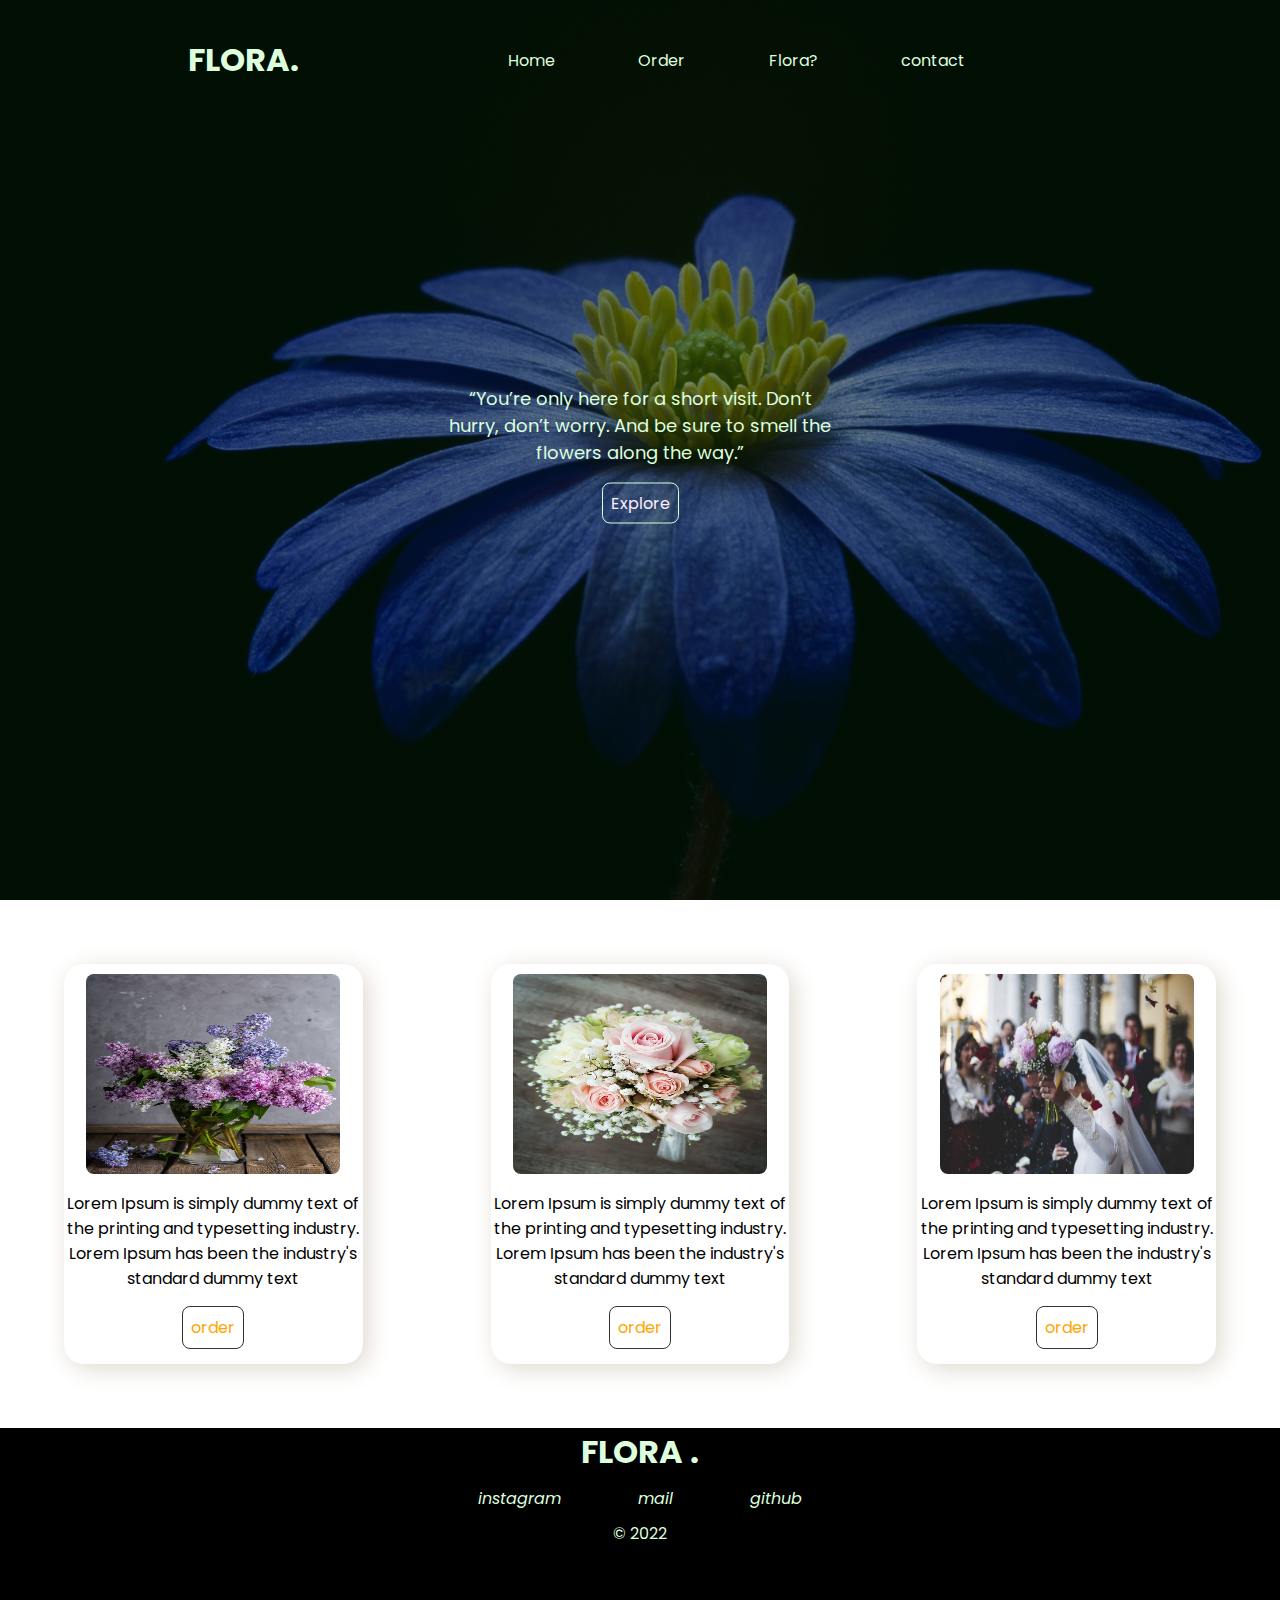
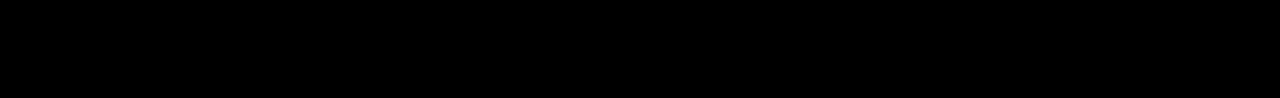
<file: index.html>
<!DOCTYPE html>
<html>
  <head>
    <meta http-equiv="content-type" content="text/html; charset=utf-8" />
    <meta name="viewport" content="width=device-width, initial-scale=1.0">
    <title>Flora.</title>
    <link rel="stylesheet" href="style.css" type="text/css" media="all" />
    <link rel="preconnect" href="https://fonts.googleapis.com">
    <link rel="preconnect" href="https://fonts.gstatic.com" crossorigin>
    <link href="https://fonts.googleapis.com/css2?family=Poppins:ital,wght@0,400;0,500;0,600;1,300;1,600&display=swap" rel="stylesheet">
    <link rel="stylesheet" href="https://cdnjs.cloudflare.com/ajax/libs/font-awesome/6.2.0/css/all.min.css" integrity="sha512-xh6O/CkQoPOWDdYTDqeRdPCVd1SpvCA9XXcUnZS2FmJNp1coAFzvtCN9BmamE+4aHK8yyUHUSCcJHgXloTyT2A==" crossorigin="anonymous" referrerpolicy="no-referrer" />
  </head>
  <body>
    <section class="header">
      <div class="nav-links">
        <h1>FLORA.</h1>
        <ul id="navBar">
          <li ><i class="fa-regular fa-circle-xmark fa-nav close" onclick="hideMenu()"></i></li >
          <li><a href="./index.html">Home</a></li>
          <li><a href="#order">Order</a></li>
          <li><a href="./index2.html">Flora?</a></li>
          <li><a href="#foot">contact</a></li>
        </ul>
          <i class="fa-sharp fa-solid fa-bars fa-nav" onclick="showMenu()"></i >
      </div>
      
      <div class="home-content">
        <p>“You’re only here for a short visit. Don’t <br /> hurry, don’t worry. And be sure to smell the <br />flowers along the way.”</p>
        <a href="./index2.html">Explore <i class="fa-duotone fa-angles-right fa"></i></a>
      </div>
    </section>
    <section class="order-content" id="order">
      <div class="cards">
        <img src="./bq1.jpg" alt="" />
        <p>
          Lorem Ipsum is simply dummy text of the printing and typesetting industry. Lorem Ipsum has been the industry's standard dummy text
        </p>
        <a href="#">order <i class="fa-regular fa-snowflake"></i></a></a>
      </div>
      <div class="cards">
        <img src="./bq2.jpg" alt="" />
        <p>
          Lorem Ipsum is simply dummy text of the printing and typesetting industry. Lorem Ipsum has been the industry's standard dummy text
        </p>
        <a href="#">order <i class="fa-regular fa-snowflake"></i></a></a>
      </div>
      <div class="cards">
        <img src="./bq3.jpg" alt="" />
        <p>
          Lorem Ipsum is simply dummy text of the printing and typesetting industry. Lorem Ipsum has been the industry's standard dummy text
        </p>
        <a href="#">order <i class="fa-regular fa-snowflake"></i></a></a>
      </div>
      
    </section>
    <section class="footer" id="foot">
      <h1>FLORA .</h1>
        <div class="social">
          <a href="https://www.instagram.com/ahamed_sha_jr/"><i class="fa-brands fa-instagram">instagram</i></a>
          <a href="mailto:ahamedsulthan2004@gmail.com "><i class="fa-solid fa-envelope">  mail </i> </a>
          <a href="https://github.com/ahamed-sha-11/ahamed-sha-11"><i class="fa-brands fa-github">
            github
          </i></a>
        </div>
        <p> &copy; 2022</p>
      </section>
    <!--     JAVASCRIPTU  -->
    <script type="text/javascript" charset="utf-8">
      var navBar = document.getElementById("navBar");
      function showMenu(){
        navBar.style.right="0";
      }
      function hideMenu(){
        navBar.style.right="-500px";
      }
    </script>
  </body>
</html>
</file>
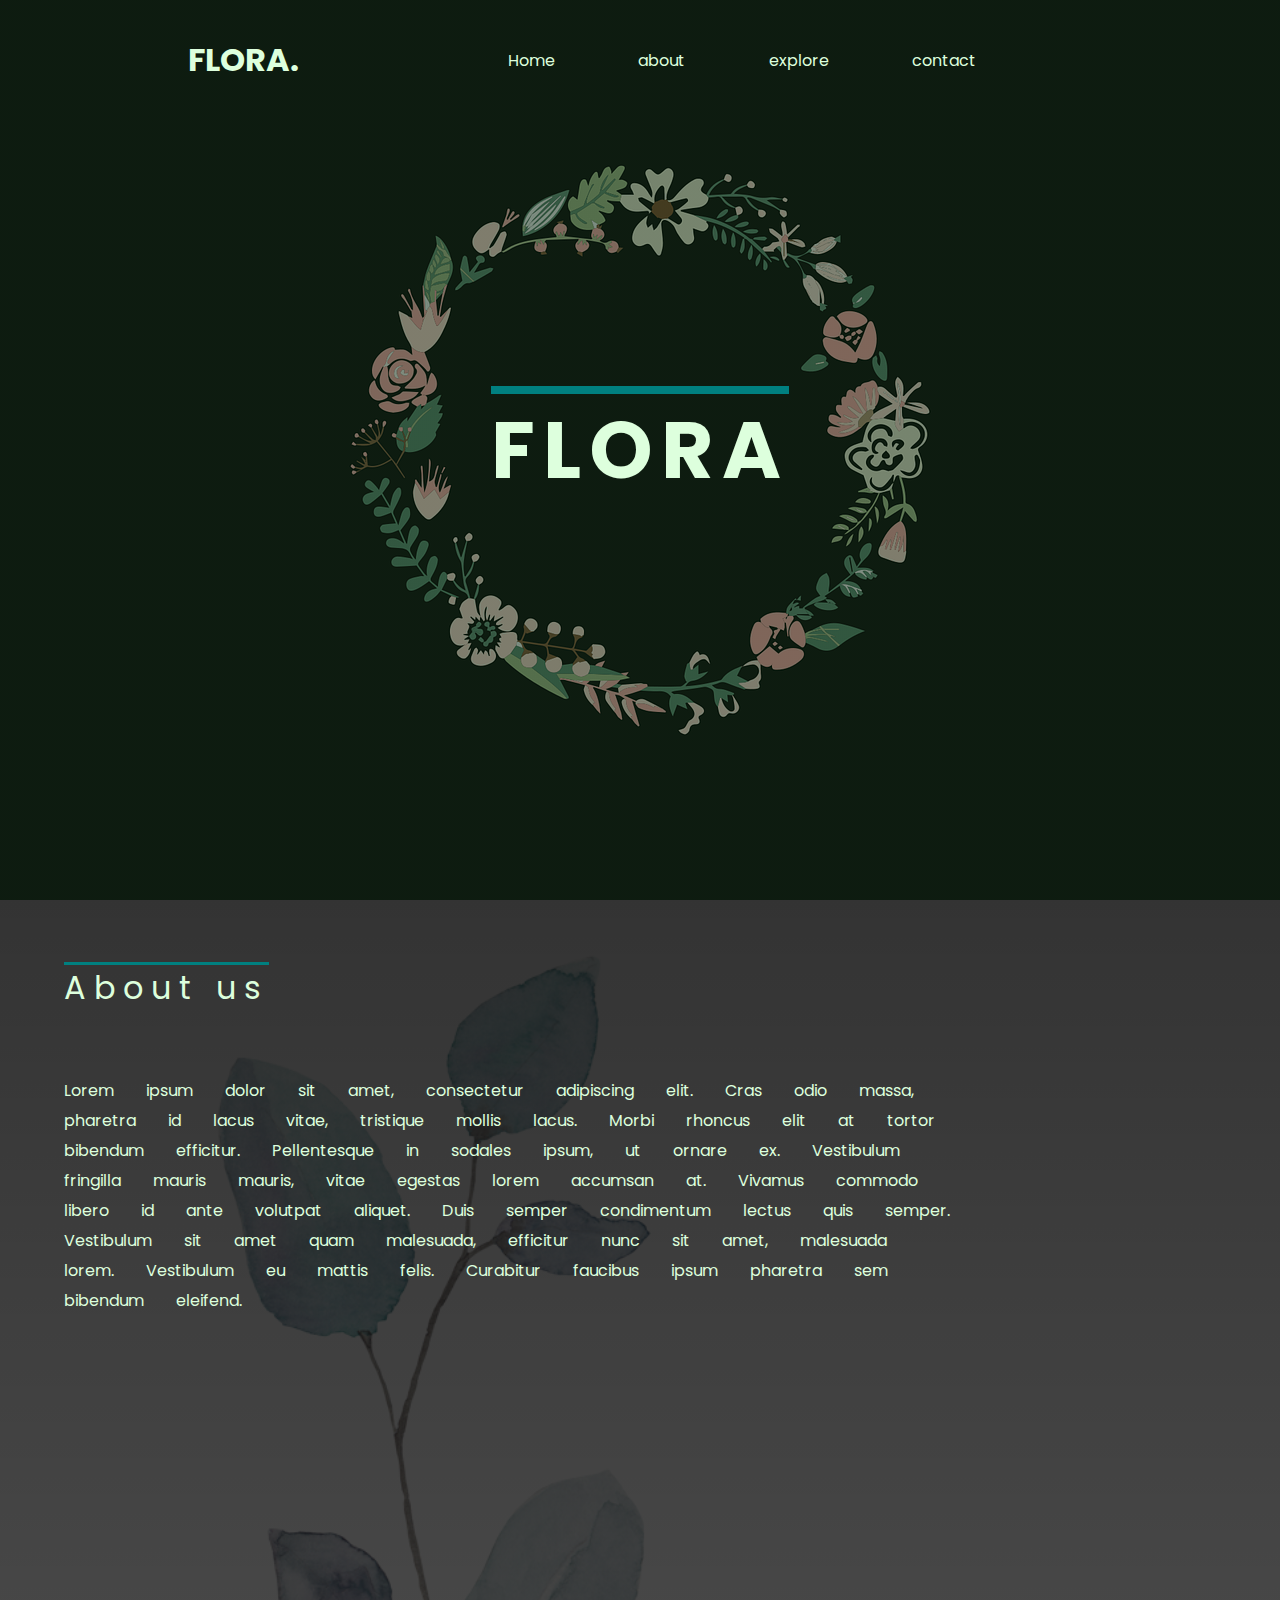
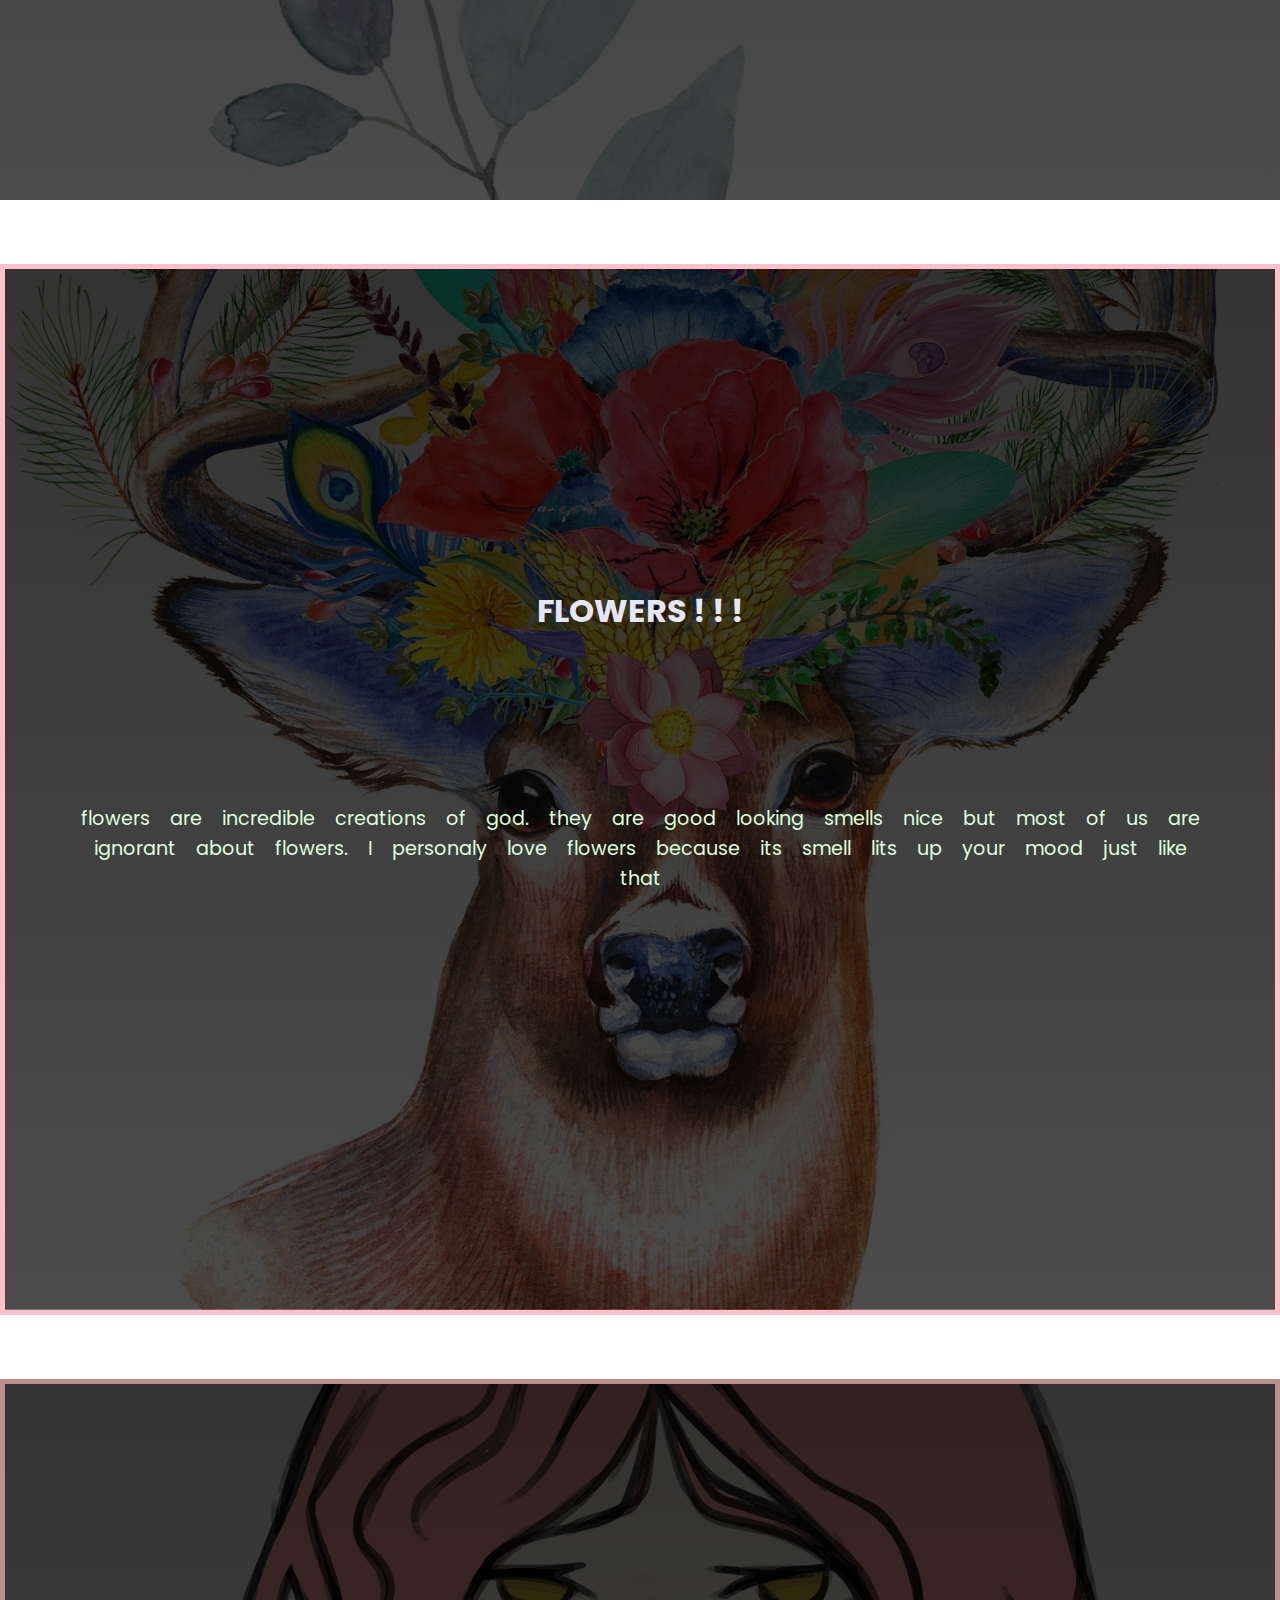
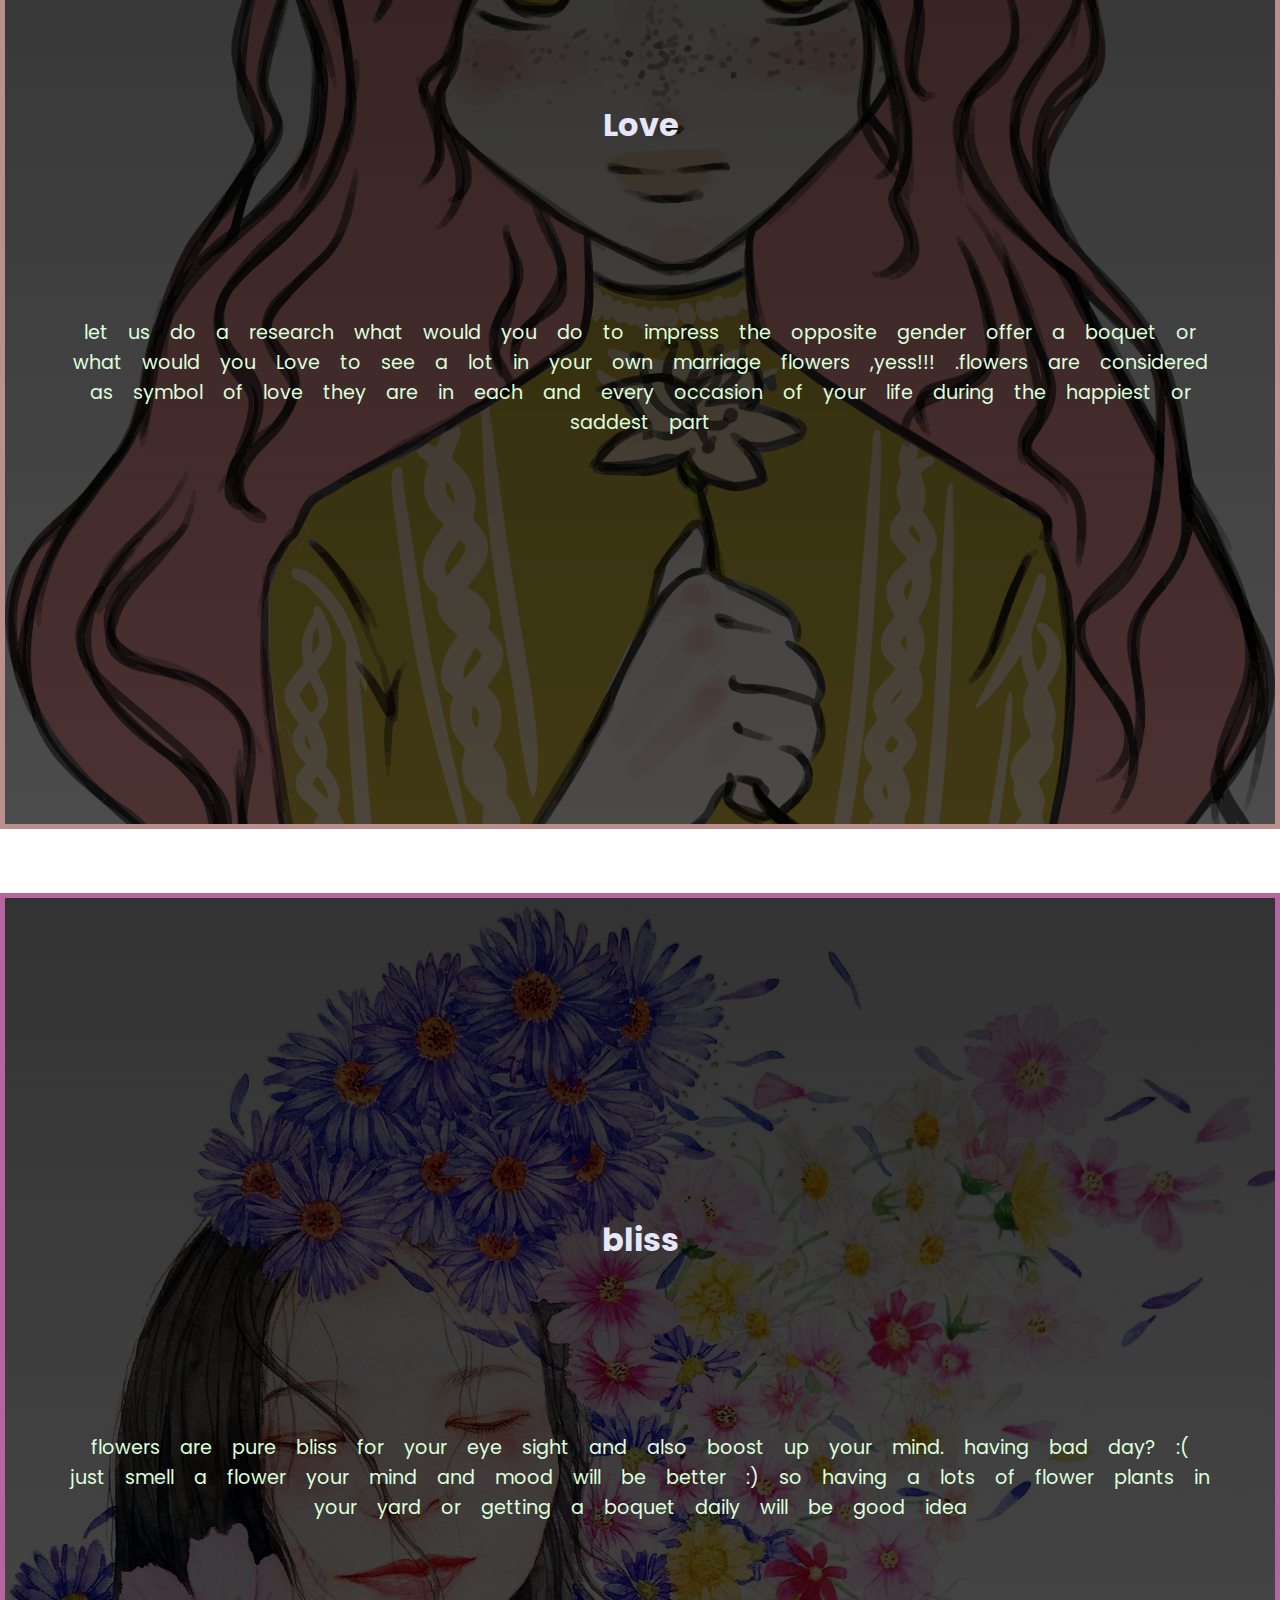
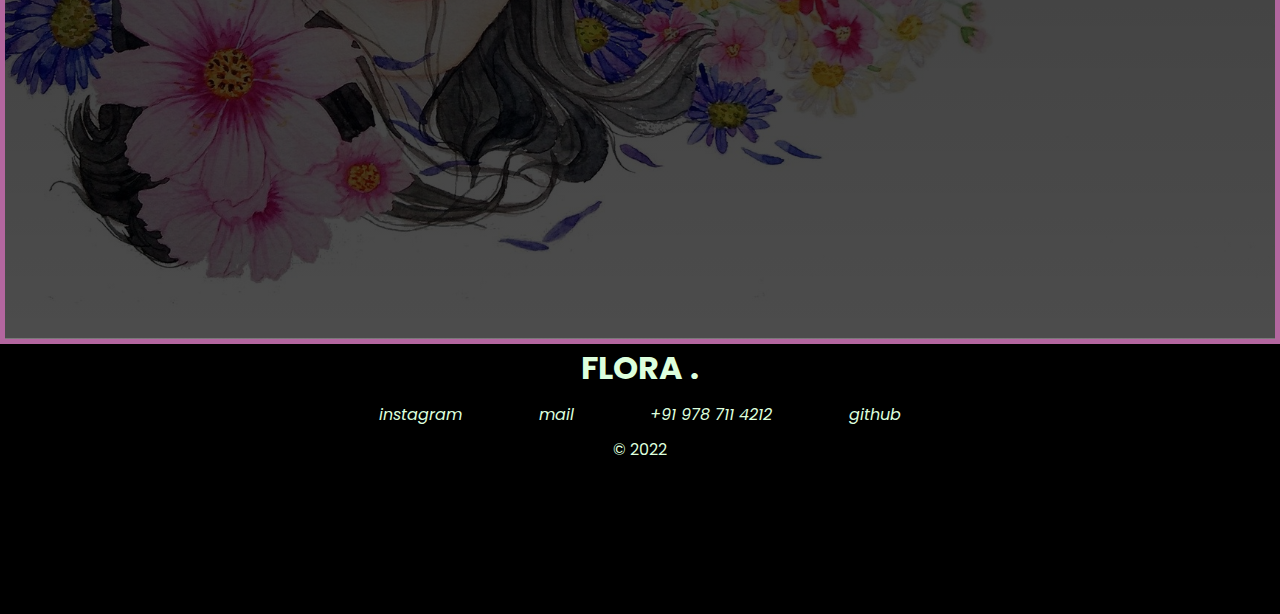
<file: index2.html>
<!DOCTYPE html>
<html>
  <head>
    <meta http-equiv="content-type" content="text/html; charset=utf-8" />
    <meta name="viewport" content="width=device-width, initial-scale=1.0">
    <title>Flora.</title>
   
    <link rel="stylesheet" href="style.css" type="text/css" media="all" />
     <link rel="stylesheet" href="style2.css" type="text/css" media="all" />
    <link rel="preconnect" href="https://fonts.googleapis.com">
    <link rel="preconnect" href="https://fonts.gstatic.com" crossorigin>
    <link href="https://fonts.googleapis.com/css2?family=Poppins:ital,wght@0,400;0,500;0,600;1,300;1,600&display=swap" rel="stylesheet">
    <link rel="stylesheet" href="https://cdnjs.cloudflare.com/ajax/libs/font-awesome/6.2.0/css/all.min.css" integrity="sha512-xh6O/CkQoPOWDdYTDqeRdPCVd1SpvCA9XXcUnZS2FmJNp1coAFzvtCN9BmamE+4aHK8yyUHUSCcJHgXloTyT2A==" crossorigin="anonymous" referrerpolicy="no-referrer" />
  </head>
  <body>
    <section class="header">
      <div class="nav-links">
        <h1>FLORA.</h1>
        <ul id="navBar">
          <li ><i class="fa-regular fa-circle-xmark fa-nav close" onclick="hideMenu()"></i></li >
          <li><a href="./index.html">Home</a></li>
          <li><a href="#about">about</a></li>
          <li><a href="#explore">explore</a></li>
          <li><a href="#foot">contact</a></li>
        </ul>
          <i class="fa-sharp fa-solid fa-bars fa-nav" onclick="showMenu()"></i >
      </div>
      <div class="home-content">
        <h1>FLORA</h1>
      </div>
    </section>
   
    <!--page2 style start-->
    <section class="about" id="about">
      <div class="about-content">
        <h1>About us </h1>
        <p>Lorem ipsum dolor sit amet, consectetur adipiscing elit. Cras odio massa, pharetra id lacus vitae, tristique mollis lacus. Morbi rhoncus elit at tortor bibendum efficitur. Pellentesque in sodales ipsum, ut ornare ex. Vestibulum fringilla mauris mauris, vitae egestas lorem accumsan at. Vivamus commodo libero id ante volutpat aliquet. Duis semper condimentum lectus quis semper. Vestibulum sit amet quam malesuada, efficitur nunc sit amet, malesuada lorem. Vestibulum eu mattis felis. Curabitur faucibus ipsum pharetra sem bibendum eleifend.
        </p>
      </div>
    </section>
     <section class="pg-content" id ="explore">
      
      <div class="explained mood">
      <h1>FLOWERS ! ! !</h1>
      <p>flowers are incredible creations of god. they are good looking smells nice but 
      most of us are ignorant about flowers. I personaly love flowers because its smell lits up your mood just like that</p>
      </div>
      <div class="explained love">
        <h1 >Love </h1>     
        <p>let us do a research what would you do to impress the opposite gender offer a boquet or what would you Love to see a lot in your own marriage flowers ,yess!!! .flowers are considered as symbol of love they are in each and every occasion of your life during the happiest or saddest part</p>
        </div>
        <div class="explained bliss">
          <h1>bliss</h1>
          <p>flowers are pure bliss for your eye sight and also boost up your mind. having bad day? :( just smell a flower your mind and mood will be better :) so having a lots of flower plants in your yard or getting a boquet daily will be good idea</p>
         
        </div>
    </section>
    
    
    
    <!--page2 style end-->
    <section class="footer" id="foot">
      <h1>FLORA .</h1>
      <div class="social">
        <a href="https://www.instagram.com/ahamed_sha_jr/"><i class="fa-brands fa-instagram">instagram</i></a>
        <a href="mailto:ahamedsulthan2004@gmail.com "><i class="fa-solid fa-envelope">  mail </i> </a>

        <a ><i class="fa-sharp fa-solid fa-circle-phone"> +91 978 711 4212</i></a>
        <a href="https://github.com/ahamed-sha-11/ahamed-sha-11"><i class="fa-brands fa-github">
          github
        </i></a>
      </div>
      <p> &copy; 2022</p>
    </section>
    <!--     JAVASCRIPTU  -->
    <script type="text/javascript" charset="utf-8">
      var navBar = document.getElementById("navBar");
      function showMenu(){
        navBar.style.right="0";
        
      }
      function hideMenu(){
        navBar.style.right="-500px";
      }
    </script>
  </body>
</html>
</file>
<file: style.css>
*{
  margin: 0;
  padding: 0;
  font-family: 'Poppins', sans-serif;
  scroll-behavior: smooth;
}
.header{
  min-height: 100vh;
  width: 100%;
  background-image: linear-gradient(rgba(2,30,7,0.5),rgba(2,30,7,0.5)),url('./bg.jpg');
  background-position: center;
  background-size: cover;
  background-repeat: no-repeat;
}
.nav-links{
  display: flex;
  align-items: center;
  justify-content: center;
  padding: 2% 8%;
}
.nav-links ul {
  flex: 1;
}
.nav-links ul li{
  list-style: none;
  padding: 2% 5%;
  display: inline-block;
}
.nav-links h1{
padding: 1% 8%;
color: #dfd;
}
 .nav-links ul li a{
   text-decoration: none;
   color: #dfd;
 }
 .home-content{
   position: absolute;
   text-align: center;
   color: #dfd;
   top: 50%;
   left: 50%;
   transform: translate(-50%,-50%);
 }
 .home-content p{
   font-size: 18px;
   margin: 0 0 25px 0;
 }
 .home-content a{
   text-decoration: none;
   padding: 0.5em;
   color: #fef;
   border: 1px #dfd solid ;
   border-radius: 8px;
 }
 .nav-links .fa-nav{
     color: #dfd;
     display: none;
     font-size: 1.5em;
  }
  .order-content{
    display: flex;
    flex-direction: row;
    justify-content: center;
    align-items: center;
    
  }
  .cards{
    width: 25%;
    
    margin: 5%;
    box-shadow: 5px 5px 25px rgb(223, 217, 208);
    text-align: center;
    background: white;
    border-radius: 20px;
  }
  .cards img {
    width: 85%;
    height: 200px;
    display:inline-block;
    margin: 10px;
    border-radius: 8px;
  }
  .cards a{
  text-decoration: none;
   padding: 0.5em;
   color: orange;
   border: 1px #333 solid ;
   border-radius: 8px;
   display: inline-block;
   margin:5%;
  }
  .footer{
    background: black;
    color: #dfd;
    text-align: center;
    min-height: 30vh;
  }
  .social{
    width: 100%;
    display: flex;
    justify-content: center;
  }
  .social a{
    display: flex;
    flex-direction: row;
    margin: 10px 3%;
    color: #dfd;
    text-decoration: none;
  }
 @media (max-width:750px){
   .nav-links ul{
     position: fixed;
     z-index: 2;
     top: 0;
     right: -500px;
     height: 100%;
     width: 200px;
     background: rgb(2,30,7);
     display: block;
     background: rgb(2,30,7);
     transition: 0.5s linear;
     line-height: 5em;
     text-align: center;
     font-size: 1.5em;
   }
   .close{
    text-align: left;
   }
   .nav-links ul li {
     display: block;
   }
   .nav-links ul li a{
     display: block
   }
   .nav-links .fa-nav{
     display: block;
     padding: 3% 0 0 50%;
   }
   .nav-links ul li .fa-nav{
     padding: 0;
   }
   .order-content{
    display: flex;
    flex-direction: column;
    justify-content: center;
    align-items: center;
    
  }
  .cards{
    width: 95%;
    margin: 5%;
    text-align: center;
    background: white;
    border-radius: 20px;
  }
  .cards img {
    width: 90%;
    height: auto;
    display:inline-block;
    margin: 10px;
    border-radius: 8px;
  }
  .cards a{
  text-decoration: none;
   padding: 0.5em;
   color: orange;
   border: 1px #333 solid ;
   border-radius: 8px;
   display: inline-block;
   margin:5%;
  }
  .social {
    flex-direction: column;
    align-items: center;
    justify-content: space-evenly;
  }
  .social a{
    margin: 20px  0;
  }
 }
</file>
<file: style2.css>
*{
  margin: 0;
  padding: 0;
}
.header{
  background-image: linear-gradient(rgba(2,30,7,0.5),rgba(2,30,7,0.5)),url('./bg2.png');
}
.home-content{
  font-size: 2.5em;
  text-decoration: teal overline;
  letter-spacing: 8px;
}
 .about{
   min-height: 100vh;
   width: 100%;
   text-align: left;
   background-image: linear-gradient(rgba(0,0,0,0.8),rgba(0,0,0,0.7)),url(' ./abg.png');
   color: #dfd;
   background-position: center;
  background-size: cover;
  background-repeat: no-repeat;
 }
 .about h1{
   margin: 0;
   font-size: 2em;
   font-weight: 400;
   text-decoration: teal overline;
   letter-spacing: 8px;
   padding: 5%;
 }
  .about p{
    width: 70%;
    margin:  0% 15% 0 5%;
    word-spacing: 28px;
    line-height: 30px;
  }
  .pg-content{
    min-height: 100vh;
    
  }
  .explained {
    text-align: center;
    margin: 5% 0;
  }
  .explained h1{
    font-size: 2em;
    color: lavender;
    padding: 25% 0 0 0;
  }
  .explained p{
    font-size: 1.2em;
    width: 90%;
    margin: 0 5%;
    word-spacing: 15px;
    line-height: 30px;
    min-height: 75vh;
    transform: translatey(25%);
  }
  
  .pg-content .mood{
     background-image: linear-gradient(rgba(0,0,0,0.8),rgba(0,0,0,0.7)),url(' ./stag.jpg');
     color: #dfd;
     background-position: center;
    background-size: cover;
    background-repeat: no-repeat;
    border: 5px pink solid;
  }
  .pg-content .love{
     background-image: linear-gradient(rgba(0,0,0,0.8),rgba(0,0,0,0.7)),url(' ./love.png');
     color: #dfd;
     background-position: center;
    background-size: cover;
    background-repeat: no-repeat;
    border: 5px rosybrown solid;
  }
  .pg-content .bliss{
     background-image: linear-gradient(rgba(0,0,0,0.8),rgba(0,0,0,0.7)),url(' ./bliss.jpg');
     color: #dfd;
     background-position: center;
    background-size: cover;
    background-repeat: no-repeat;
    border: 5px rgb(179, 102, 159) solid;
    margin-bottom: 0;
  }

@media (max-width:750px){
  .about{
    min-height: 100vh;
    width: 100%;
    text-align: center;
    
  }
  .about h1{
    margin: 0  8%;
    font-size: 2em;
    font-weight: 400;
    text-decoration: teal overline;
    letter-spacing: 8px;
    padding: 5%;
  }
   .about p{
     width: 90%;
     margin: 0 5%;
     word-spacing: 18px;
     line-height: 30px;
   }
   

}
</file>
